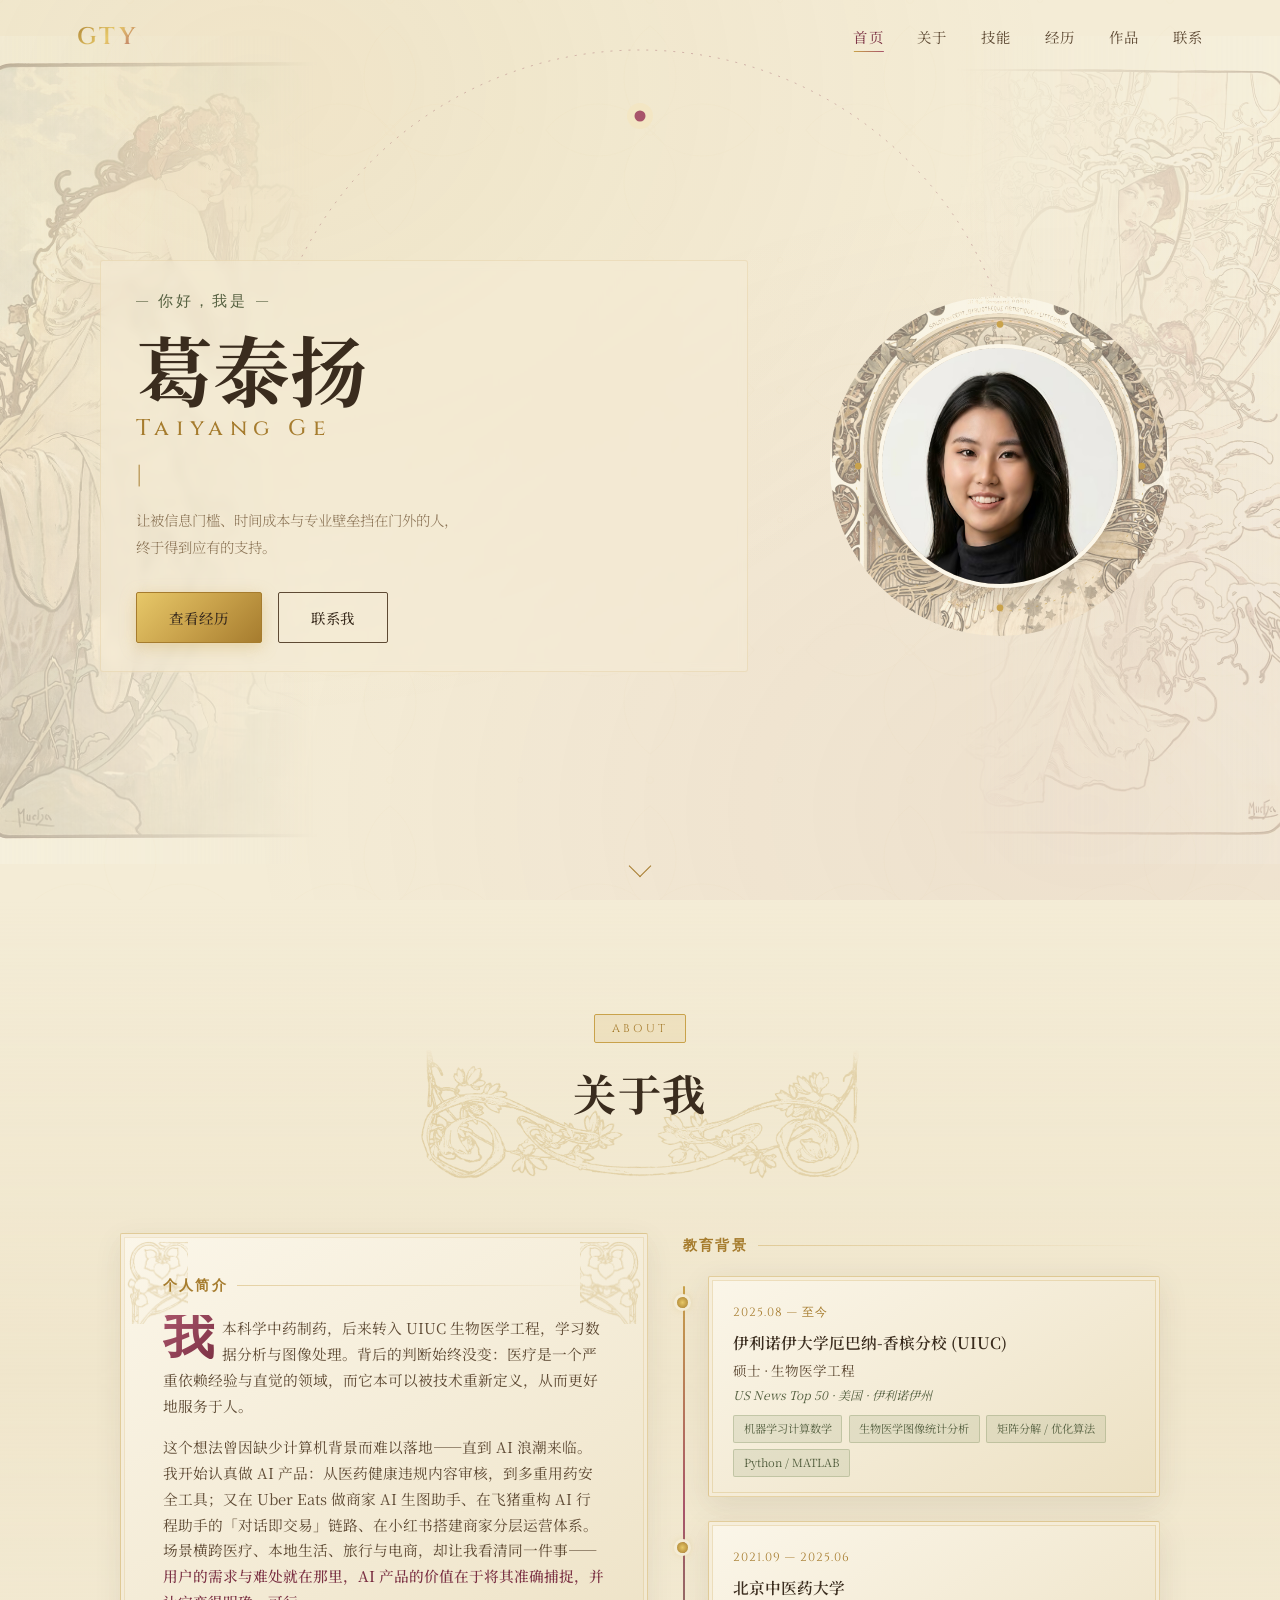
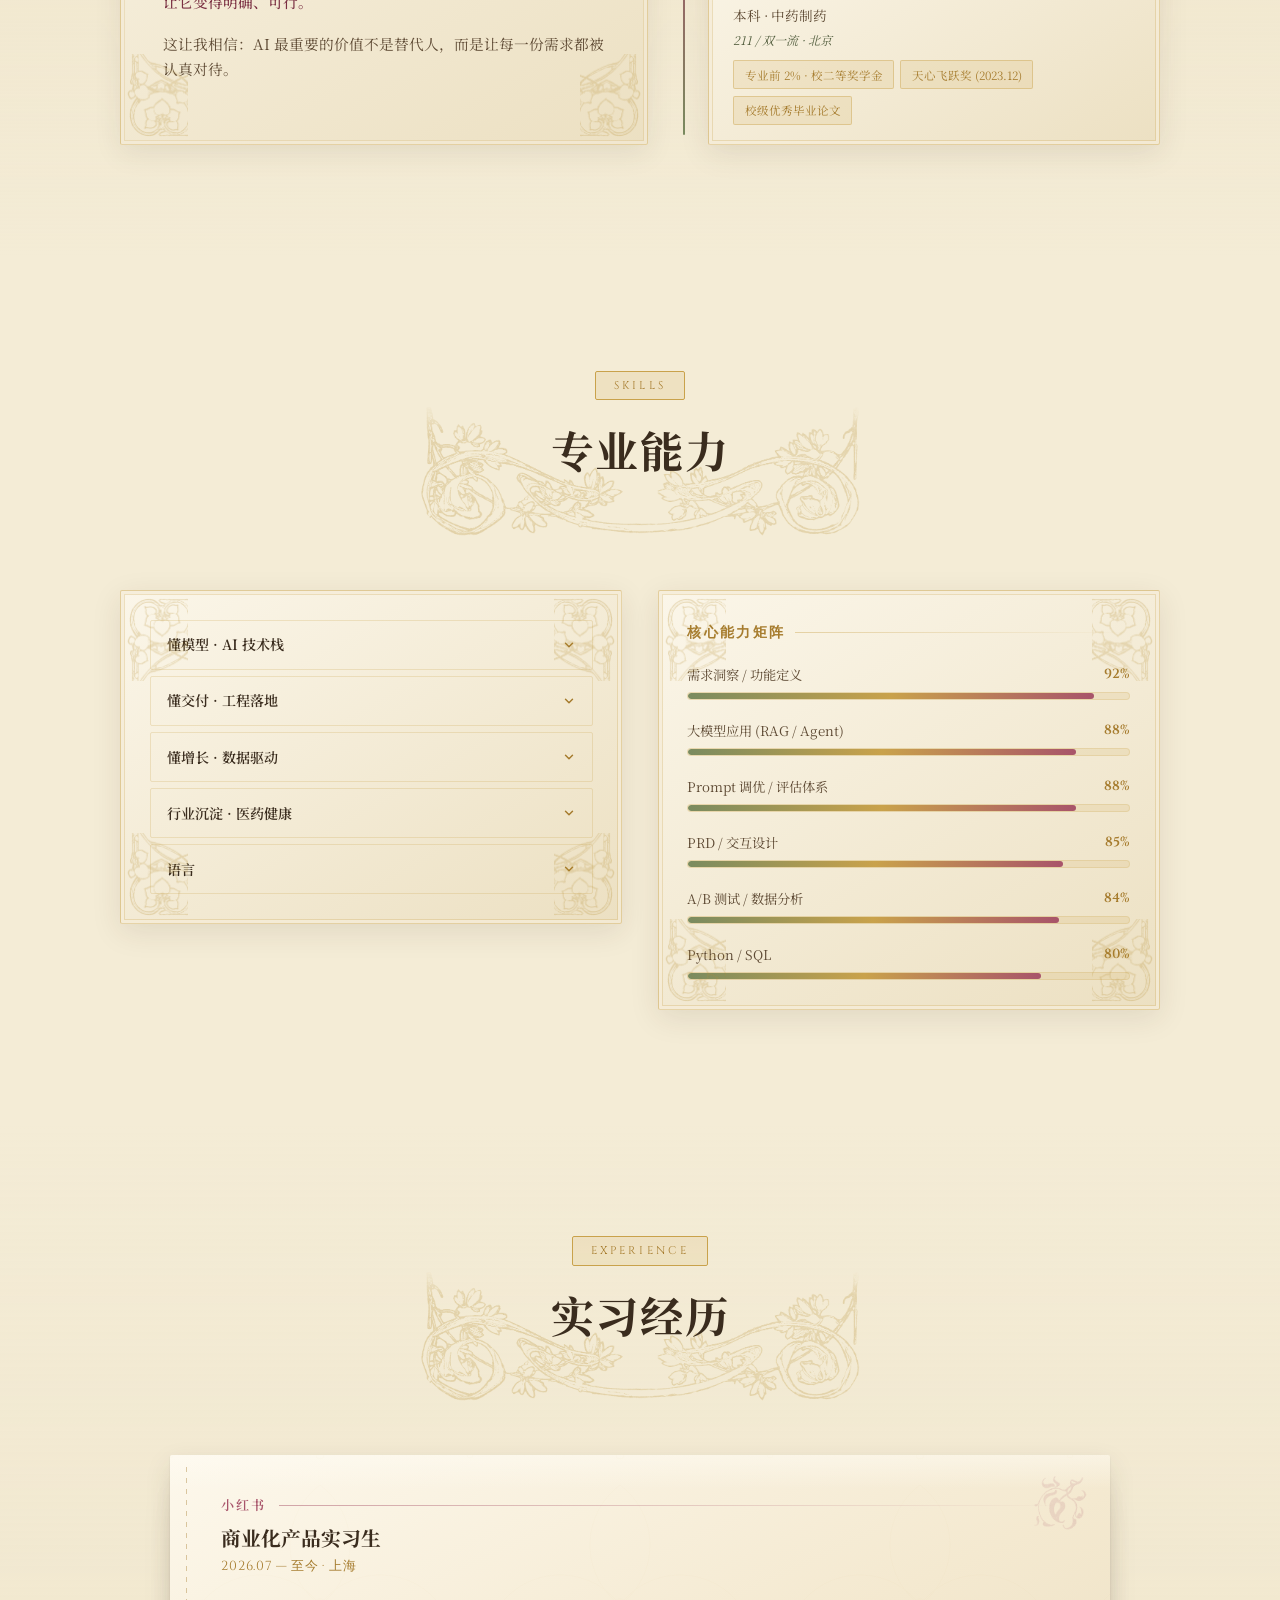
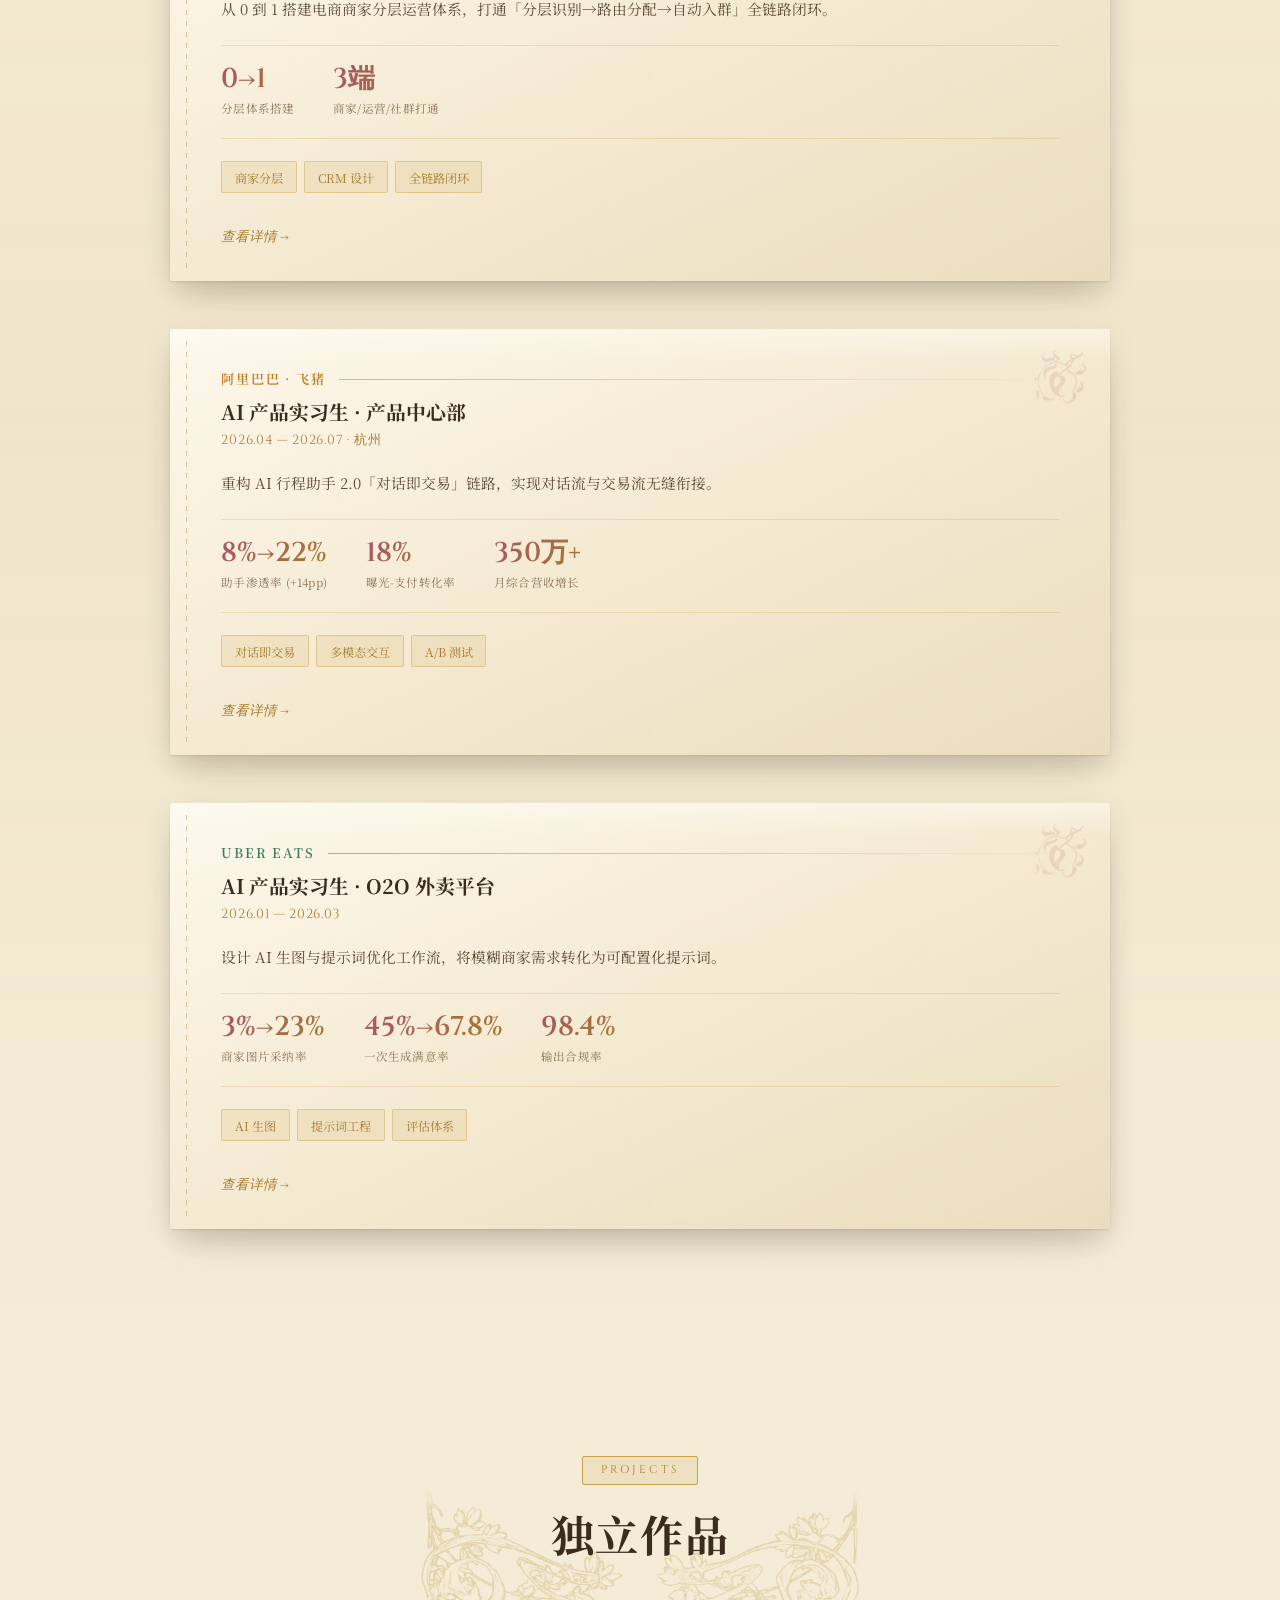
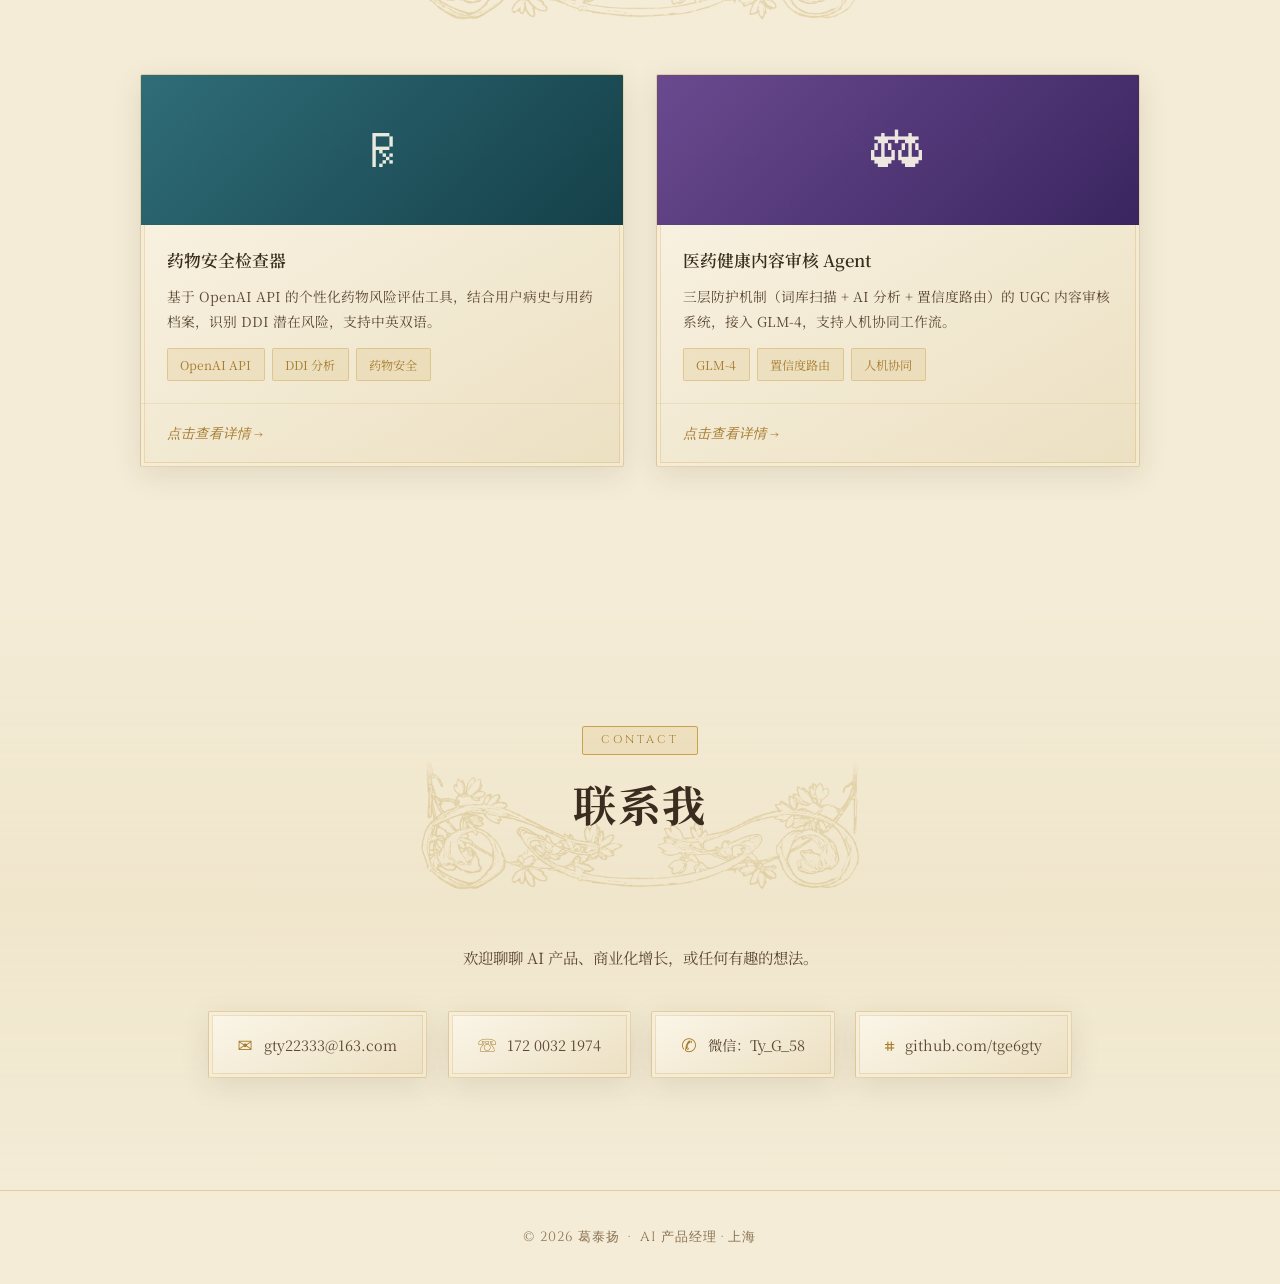
<file: index.html>
﻿<!DOCTYPE html>
<html lang="zh-CN">
<head>
  <meta charset="UTF-8" />
  <meta name="viewport" content="width=device-width, initial-scale=1.0" />
  <title>葛泰扬 · AI 产品经理</title>
  <meta name="description" content="葛泰扬 · AI 产品经理 / 商业化产品经理。UIUC 生物医学工程硕士，具备 AI 产品从 0 到 1 全链路落地能力。" />
  <link rel="preconnect" href="https://fonts.googleapis.com">
  <link rel="preconnect" href="https://fonts.gstatic.com" crossorigin>
  <link href="https://fonts.googleapis.com/css2?family=Cinzel:wght@400;500;600&family=Cormorant+Garamond:ital,wght@0,400;0,500;0,600;1,400;1,600&family=Noto+Serif+SC:wght@300;400;500;600;700&display=swap" rel="stylesheet">
  <link rel="stylesheet" href="style.css" />
</head>
<body>

  <!-- ===== 共享 SVG 滤镜与纹样定义 ===== -->
  <svg style="display:none" aria-hidden="true" focusable="false">
    <defs>
      <!-- 手绘抖动（装饰线条用） -->
      <filter id="hand-drawn" x="-6%" y="-6%" width="112%" height="112%">
        <feTurbulence type="fractalNoise" baseFrequency="0.016 0.02" numOctaves="2" seed="7" result="n"/>
        <feDisplacementMap in="SourceGraphic" in2="n" scale="1.4" xChannelSelector="R" yChannelSelector="G"/>
      </filter>
      <!-- 做旧纸张颗粒 -->
      <filter id="paper-grain">
        <feTurbulence type="fractalNoise" baseFrequency="0.9" numOctaves="2" seed="3" result="g"/>
        <feColorMatrix in="g" type="matrix" values="0 0 0 0 0  0 0 0 0 0  0 0 0 0 0  0 0 0 0.04 0"/>
      </filter>
      <!-- 金色渐变 -->
      <linearGradient id="gold-grad" x1="0" y1="0" x2="1" y2="1">
        <stop offset="0" stop-color="#e7c869"/>
        <stop offset="0.5" stop-color="#c9a24b"/>
        <stop offset="1" stop-color="#a67c2e"/>
      </linearGradient>
    </defs>
  </svg>

  <!-- ===== 灯箱 ===== -->
  <div id="lightbox" role="dialog" aria-modal="true" aria-label="详情" hidden>
    <div class="lb-backdrop"></div>
    <div class="lb-panel">
      <button class="lb-close" id="lb-close" aria-label="关闭">✕</button>
      <div class="lb-image" id="lb-image"></div>
      <div class="lb-body">
        <h3 class="lb-title" id="lb-title"></h3>
        <p class="lb-meta" id="lb-meta"></p>
        <p class="lb-desc" id="lb-desc"></p>
        <ul class="lb-points" id="lb-points"></ul>
        <div class="lb-tags" id="lb-tags"></div>
        <div class="lb-links" id="lb-links"></div>
      </div>
    </div>
  </div>

  <!-- ===== 导航栏 ===== -->
  <nav id="navbar">
    <div class="nav-logo">GTY</div>
    <ul class="nav-links">
      <li><a href="#hero">首页</a></li>
      <li><a href="#about">关于</a></li>
      <li><a href="#skills">技能</a></li>
      <li><a href="#experience">经历</a></li>
      <li><a href="#projects">作品</a></li>
      <li><a href="#contact">联系</a></li>
    </ul>
    <div class="hamburger" id="hamburger">&#9776;</div>
  </nav>

  <!-- ===================== HERO ===================== -->
  <section id="hero">
    <div class="hero-bg" aria-hidden="true">
      <img src="assets/mucha-summer.jpg" alt="" class="hero-bg-left" loading="eager">
      <img src="assets/mucha-winter.jpg" alt="" class="hero-bg-right" loading="eager">
    </div>
    <div class="particles" id="particles"></div>

    <!-- 穆夏装饰拱门框架 -->
    <div class="hero-arch" aria-hidden="true">
      <svg viewBox="0 0 1000 640" preserveAspectRatio="xMidYMid meet" xmlns="http://www.w3.org/2000/svg">
        <!-- 顶部半圆拱 + 藤蔓 -->
        <path d="M120 300 A 380 380 0 0 1 880 300" fill="none" stroke="url(#gold-grad)" stroke-width="2.2" opacity="0.85"/>
        <path d="M120 300 A 380 380 0 0 1 880 300" fill="none" stroke="#8a3e52" stroke-width="0.8" opacity="0.4" stroke-dasharray="2 7"/>
        <!-- 拱心花饰 -->
        <g transform="translate(500,-14)">
          <circle r="13" fill="#f3e6c4" stroke="url(#gold-grad)" stroke-width="2"/>
          <circle r="5.5" fill="#a8546a"/>
        </g>
        <!-- 两侧垂饰 -->
        <path d="M120 300 C 118 360, 128 420, 120 500" fill="none" stroke="url(#gold-grad)" stroke-width="1.8" opacity="0.7"/>
        <path d="M880 300 C 882 360, 872 420, 880 500" fill="none" stroke="url(#gold-grad)" stroke-width="1.8" opacity="0.7"/>
      </svg>
    </div>

    <!-- 主体内容 -->
    <div class="hero-content">
      <div class="hero-text">
        <p class="hero-greeting">— 你好，我是 —</p>
        <h1 class="hero-name">
          葛泰扬
          <span class="hero-name-en">Taiyang&nbsp;Ge</span>
        </h1>
        <p class="hero-title"><span id="typed-text"></span><span class="cursor">|</span></p>
        <p class="hero-tagline">让被信息门槛、时间成本与专业壁垒挡在门外的人，<br>终于得到应有的支持。</p>
        <div class="hero-buttons">
          <a href="#experience" class="btn btn-primary nav-trigger">查看经历</a>
          <a href="#contact" class="btn btn-outline nav-trigger">联系我</a>
        </div>
      </div>
      <div class="hero-photo">
        <div class="photo-frame-wrap" id="photo-trigger" role="button" tabindex="0"
             aria-label="查看联系方式" aria-expanded="false" aria-controls="contact-pop">
          <div class="photo-halo" aria-hidden="true">
            <img src="assets/mucha-zodiac.jpg" alt="">
          </div>
          <img src="persoal_pic.jpeg" alt="葛泰扬" class="portrait-img" />
          <svg class="photo-ring" viewBox="0 0 320 320" xmlns="http://www.w3.org/2000/svg" aria-hidden="true">
            <circle cx="160" cy="160" r="120" fill="none" stroke="url(#gold-grad)" stroke-width="2"/>
            <circle cx="160" cy="160" r="129" fill="none" stroke="#c9a24b" stroke-width="0.8" stroke-dasharray="2 6" opacity="0.6"/>
            <g fill="#c9a24b">
              <circle cx="160" cy="34" r="3"/><circle cx="160" cy="286" r="3"/>
              <circle cx="34" cy="160" r="3"/><circle cx="286" cy="160" r="3"/>
            </g>
          </svg>
          <span class="photo-tap-hint" aria-hidden="true">点击查看联系方式</span>

          <!-- 名片式联系方式浮层 -->
          <div class="contact-pop" id="contact-pop" role="dialog" aria-label="联系方式">
            <span class="cp-corner cp-tl" aria-hidden="true"></span>
            <span class="cp-corner cp-tr" aria-hidden="true"></span>
            <span class="cp-corner cp-bl" aria-hidden="true"></span>
            <span class="cp-corner cp-br" aria-hidden="true"></span>
            <div class="cp-head">
              <span class="cp-name">葛泰扬</span>
              <span class="cp-role">AI 产品经理 · 上海</span>
            </div>
            <ul class="cp-list">
              <li class="cp-item" data-copy="gty22333@163.com">
                <span class="cp-icon">✉</span>
                <span class="cp-text">gty22333@163.com</span>
                <span class="cp-copy" title="复制">⧉</span>
              </li>
              <li class="cp-item" data-copy="17200321974">
                <span class="cp-icon">☏</span>
                <span class="cp-text">172 0032 1974</span>
                <span class="cp-copy" title="复制">⧉</span>
              </li>
              <li class="cp-item" data-copy="Ty_G_58">
                <span class="cp-icon">✆</span>
                <span class="cp-text">微信 · Ty_G_58</span>
                <span class="cp-copy" title="复制">⧉</span>
              </li>
              <li class="cp-item">
                <a href="https://github.com/tge6gty" target="_blank" rel="noopener" class="cp-link">
                  <span class="cp-icon">⌗</span>
                  <span class="cp-text">github.com/tge6gty</span>
                  <span class="cp-copy" aria-hidden="true">↗</span>
                </a>
              </li>
            </ul>
          </div>
        </div>
      </div>
    </div>
    <div class="scroll-indicator"><span></span></div>
  </section>

  <!-- ===================== ABOUT ===================== -->
  <section id="about">
    <div class="section-header reveal">
      <span class="section-tag">About</span>
      <h2>关于我</h2>
      <div class="section-divider" aria-hidden="true"><img src="assets/orn-divider.png" alt=""></div>
    </div>
    <div class="about-grid">
      <div class="about-bio reveal">
        <span class="corner c-tl" aria-hidden="true"></span>
        <span class="corner c-tr" aria-hidden="true"></span>
        <span class="corner c-bl" aria-hidden="true"></span>
        <span class="corner c-br" aria-hidden="true"></span>
        <h3>个人简介</h3>
        <p><span class="dropcap">我</span>本科学中药制药，后来转入 UIUC 生物医学工程，学习数据分析与图像处理。背后的判断始终没变：医疗是一个严重依赖经验与直觉的领域，而它本可以被技术重新定义，从而更好地服务于人。</p>
        <p>这个想法曾因缺少计算机背景而难以落地——直到 AI 浪潮来临。我开始认真做 AI 产品：从医药健康违规内容审核，到多重用药安全工具；又在 Uber Eats 做商家 AI 生图助手、在飞猪重构 AI 行程助手的「对话即交易」链路、在小红书搭建商家分层运营体系。场景横跨医疗、本地生活、旅行与电商，却让我看清同一件事——<em>用户的需求与难处就在那里，AI 产品的价值在于将其准确捕捉，并让它变得明确、可行。</em></p>
        <p>这让我相信：AI 最重要的价值不是替代人，而是让每一份需求都被认真对待。</p>
      </div>
      <div class="about-education reveal">
        <h3>教育背景</h3>
        <div class="timeline">
          <div class="timeline-item">
            <div class="timeline-dot"></div>
            <div class="timeline-content card">
              <span class="timeline-date">2025.08 — 至今</span>
              <h4>伊利诺伊大学厄巴纳-香槟分校 (UIUC)</h4>
              <p class="degree">硕士 · 生物医学工程</p>
              <p class="school-note">US News Top 50 · 美国 · 伊利诺伊州</p>
              <div class="course-tags">
                <span class="course-tag">机器学习计算数学</span>
                <span class="course-tag">生物医学图像统计分析</span>
                <span class="course-tag">矩阵分解 / 优化算法</span>
                <span class="course-tag">Python / MATLAB</span>
              </div>
            </div>
          </div>
          <div class="timeline-item">
            <div class="timeline-dot"></div>
            <div class="timeline-content card">
              <span class="timeline-date">2021.09 — 2025.06</span>
              <h4>北京中医药大学</h4>
              <p class="degree">本科 · 中药制药</p>
              <p class="school-note">211 / 双一流 · 北京</p>
              <div class="honors">
                <span class="honor-tag">专业前 2% · 校二等奖学金</span>
                <span class="honor-tag">天心飞跃奖 (2023.12)</span>
                <span class="honor-tag">校级优秀毕业论文</span>
              </div>
            </div>
          </div>
        </div>
      </div>
    </div>
  </section>

  <!-- ===================== SKILLS ===================== -->
  <section id="skills">
    <div class="section-header reveal">
      <span class="section-tag">Skills</span>
      <h2>专业能力</h2>
      <div class="section-divider" aria-hidden="true"><img src="assets/orn-divider.png" alt=""></div>
    </div>
    <div class="skills-grid">
      <div class="card reveal skill-accordion-card">
        <span class="corner c-tl" aria-hidden="true"></span>
        <span class="corner c-tr" aria-hidden="true"></span>
        <span class="corner c-bl" aria-hidden="true"></span>
        <span class="corner c-br" aria-hidden="true"></span>
        <div class="skill-accordion">
          <div class="skill-accordion-item">
            <div class="skill-accordion-header" role="button" tabindex="0">
              <span>懂模型 · AI 技术栈</span>
              <svg class="skill-accordion-arrow" width="14" height="14" viewBox="0 0 24 24" fill="none" stroke="currentColor" stroke-width="2.5" stroke-linecap="round" stroke-linejoin="round"><polyline points="6 9 12 15 18 9"/></svg>
            </div>
            <div class="skill-accordion-body">
              <div class="skill-tag-group">
                <span class="tag">大模型选型</span><span class="tag">RAG 架构</span><span class="tag">Workflow 编排</span><span class="tag">Agent 设计</span><span class="tag">混合规则系统</span><span class="tag">风控策略</span><span class="tag">置信度路由</span>
              </div>
            </div>
          </div>
          <div class="skill-accordion-item">
            <div class="skill-accordion-header" role="button" tabindex="0">
              <span>懂交付 · 工程落地</span>
              <svg class="skill-accordion-arrow" width="14" height="14" viewBox="0 0 24 24" fill="none" stroke="currentColor" stroke-width="2.5" stroke-linecap="round" stroke-linejoin="round"><polyline points="6 9 12 15 18 9"/></svg>
            </div>
            <div class="skill-accordion-body">
              <div class="skill-tag-group">
                <span class="tag">Prompt 调优</span><span class="tag">JSON 结构化输出</span><span class="tag">评估体系搭建</span><span class="tag">AI Coding</span><span class="tag">Git / GitHub</span><span class="tag">Axure / PRD</span>
              </div>
            </div>
          </div>
          <div class="skill-accordion-item">
            <div class="skill-accordion-header" role="button" tabindex="0">
              <span>懂增长 · 数据驱动</span>
              <svg class="skill-accordion-arrow" width="14" height="14" viewBox="0 0 24 24" fill="none" stroke="currentColor" stroke-width="2.5" stroke-linecap="round" stroke-linejoin="round"><polyline points="6 9 12 15 18 9"/></svg>
            </div>
            <div class="skill-accordion-body">
              <div class="skill-tag-group">
                <span class="tag">用户调研</span><span class="tag">功能定义</span><span class="tag">灰度测试</span><span class="tag">A/B 实验设计</span><span class="tag">漏斗分析</span><span class="tag">Python + MySQL</span><span class="tag">指标体系</span>
              </div>
            </div>
          </div>
          <div class="skill-accordion-item">
            <div class="skill-accordion-header" role="button" tabindex="0">
              <span>行业沉淀 · 医药健康</span>
              <svg class="skill-accordion-arrow" width="14" height="14" viewBox="0 0 24 24" fill="none" stroke="currentColor" stroke-width="2.5" stroke-linecap="round" stroke-linejoin="round"><polyline points="6 9 12 15 18 9"/></svg>
            </div>
            <div class="skill-accordion-body">
              <div class="skill-tag-group">
                <span class="tag">FDA 说明书解读</span><span class="tag">药物相互作用分析</span><span class="tag">医学影像特征提取</span><span class="tag">网络药理学</span>
              </div>
            </div>
          </div>
          <div class="skill-accordion-item">
            <div class="skill-accordion-header" role="button" tabindex="0">
              <span>语言</span>
              <svg class="skill-accordion-arrow" width="14" height="14" viewBox="0 0 24 24" fill="none" stroke="currentColor" stroke-width="2.5" stroke-linecap="round" stroke-linejoin="round"><polyline points="6 9 12 15 18 9"/></svg>
            </div>
            <div class="skill-accordion-body">
              <div class="skill-tag-group">
                <span class="tag">英语 · 雅思 7.0</span><span class="tag">普通话 · 二甲</span>
              </div>
            </div>
          </div>
        </div>
      </div>
      <div class="progress-container card reveal">
        <span class="corner c-tl" aria-hidden="true"></span>
        <span class="corner c-tr" aria-hidden="true"></span>
        <span class="corner c-bl" aria-hidden="true"></span>
        <span class="corner c-br" aria-hidden="true"></span>
        <h3>核心能力矩阵</h3>
        <div class="progress-bars">
          <div class="progress-item">
            <div class="progress-label"><span>需求洞察 / 功能定义</span><span class="progress-val">92%</span></div>
            <div class="progress-track"><div class="progress-fill" data-value="92"></div></div>
          </div>
          <div class="progress-item">
            <div class="progress-label"><span>大模型应用 (RAG / Agent)</span><span class="progress-val">88%</span></div>
            <div class="progress-track"><div class="progress-fill" data-value="88"></div></div>
          </div>
          <div class="progress-item">
            <div class="progress-label"><span>Prompt 调优 / 评估体系</span><span class="progress-val">88%</span></div>
            <div class="progress-track"><div class="progress-fill" data-value="88"></div></div>
          </div>
          <div class="progress-item">
            <div class="progress-label"><span>PRD / 交互设计</span><span class="progress-val">85%</span></div>
            <div class="progress-track"><div class="progress-fill" data-value="85"></div></div>
          </div>
          <div class="progress-item">
            <div class="progress-label"><span>A/B 测试 / 数据分析</span><span class="progress-val">84%</span></div>
            <div class="progress-track"><div class="progress-fill" data-value="84"></div></div>
          </div>
          <div class="progress-item">
            <div class="progress-label"><span>Python / SQL</span><span class="progress-val">80%</span></div>
            <div class="progress-track"><div class="progress-fill" data-value="80"></div></div>
          </div>
        </div>
      </div>
    </div>
  </section>

  <!-- ===================== EXPERIENCE ===================== -->
  <section id="experience">
    <div class="section-header reveal">
      <span class="section-tag">Experience</span>
      <h2>实习经历</h2>
      <div class="section-divider" aria-hidden="true"><img src="assets/orn-divider.png" alt=""></div>
    </div>

    <div class="exp-timeline">

      <!-- 小红书 -->
      <article class="exp-card card reveal"
        data-title="小红书 · 商业化产品实习生"
        data-meta="2026.07 — 至今 · 上海"
        data-desc="主导电商平台商家分层运营专项，从 0 到 1 搭建分层运营体系。针对腰部商家缺乏差异化指导的核心痛点，基于入驻时长、成交表现等经营指标构建新老商家分层模型，制定差异化社群路由策略。"
        data-points="独立撰写 PRD，设计商家端 CRM 交互逻辑，涵盖分层标识、动态二维码/活码展示规则及入群触达方案|打通商家主数据与企微社群管理系统，落地「分层识别→路由分配→自动入群」全链路闭环，显著提升运营流转效率|设计运营侧社群配置后台，支持自助化配置分层规则与群组关联，兼顾操作效率与系统可扩展性，降低人工干预成本"
        data-tags="商家分层,CRM 设计,社群路由,PRD,0→1 搭建"
        data-color="linear-gradient(135deg,#a8546a,#7a2f42)">
        <span class="exp-seal" aria-hidden="true"></span>
        <div class="exp-head">
          <div class="exp-company" style="--accent:#a8546a">
            <span class="exp-company-name">小红书</span>
            <span class="exp-company-line"></span>
          </div>
          <div class="exp-titleblock">
            <h3>商业化产品实习生</h3>
            <p class="exp-meta">2026.07 — 至今 · 上海</p>
          </div>
        </div>
        <p class="exp-summary">从 0 到 1 搭建电商商家分层运营体系，打通「分层识别→路由分配→自动入群」全链路闭环。</p>
        <div class="exp-metrics">
          <div class="metric"><span class="metric-num" data-target="0" data-suffix="→1">0→1</span><span class="metric-label">分层体系搭建</span></div>
          <div class="metric"><span class="metric-num" data-target="3" data-suffix="端">3端</span><span class="metric-label">商家/运营/社群打通</span></div>
        </div>
        <div class="exp-tags"><span class="tag">商家分层</span><span class="tag">CRM 设计</span><span class="tag">全链路闭环</span></div>
        <div class="exp-footer"><span class="lb-hint">查看详情 →</span></div>
      </article>

      <!-- 飞猪 -->
      <article class="exp-card card reveal"
        data-title="阿里巴巴 · 飞猪 AI 产品实习生"
        data-meta="2026.04 — 2026.07 · 杭州 · 产品中心部"
        data-desc="重点参与飞猪 AI 行程助手 2.0 版用户体验链路重构，围绕「对话即交易」核心目标，推动产品从单一信息输出向可交易闭环全面升级，解决行程规划至下单环节跨页面跳转导致的用户流失痛点。"
        data-points="基于用户深度访谈与全链路漏斗数据诊断，精准定位「生成行程→浏览推荐→下单支付」各环节转化断点|独立输出 PRD，设计多模态交互入口（语音/图片输入）及标准化商品卡片模组，制定酒店、门票、机票差异化展示规则与一键下单逻辑，实现对话流与交易流无缝衔接|统筹算法、设计、前端、运营多方资源推进落地，主导需求评审并搭建 A/B 测试体系，持续追踪核心转化指标"
        data-tags="对话即交易,多模态交互,商品卡片,A/B 测试,漏斗诊断"
        data-color="linear-gradient(135deg,#e08a2e,#b8621a)">
        <span class="exp-seal" aria-hidden="true"></span>
        <div class="exp-head">
          <div class="exp-company" style="--accent:#c17a1e">
            <span class="exp-company-name">阿里巴巴 · 飞猪</span>
            <span class="exp-company-line"></span>
          </div>
          <div class="exp-titleblock">
            <h3>AI 产品实习生 · 产品中心部</h3>
            <p class="exp-meta">2026.04 — 2026.07 · 杭州</p>
          </div>
        </div>
        <p class="exp-summary">重构 AI 行程助手 2.0「对话即交易」链路，实现对话流与交易流无缝衔接。</p>
        <div class="exp-metrics">
          <div class="metric"><span class="metric-num" data-target="22" data-suffix="%" data-prefix="8%→">8%→22%</span><span class="metric-label">助手渗透率 (+14pp)</span></div>
          <div class="metric"><span class="metric-num" data-target="18" data-suffix="%">18%</span><span class="metric-label">曝光-支付转化率</span></div>
          <div class="metric"><span class="metric-num" data-target="350" data-suffix="万+">350万+</span><span class="metric-label">月综合营收增长</span></div>
        </div>
        <div class="exp-tags"><span class="tag">对话即交易</span><span class="tag">多模态交互</span><span class="tag">A/B 测试</span></div>
        <div class="exp-footer"><span class="lb-hint">查看详情 →</span></div>
      </article>

      <!-- Uber Eats -->
      <article class="exp-card card reveal"
        data-title="Uber Eats · AI 产品实习生"
        data-meta="2026.01 — 2026.03 · O2O 外卖平台"
        data-desc="负责 AI 生图产品全链路架构设计，针对外卖商家图片质量参差不齐及平台规则升级压力，确立「图片按需生成 + 合规升级」双核心需求，以数据驱动持续迭代。"
        data-points="通过 30 家商家深度访谈与后台埋点数据分析，精准定位「发布」环节为最大流失节点，为产品迭代奠定数据基础|搭建 AI 生图与提示词优化工作流，设计「风格方案→结构化提示词」映射机制，将模糊商家需求转化为可配置化提示词，结合模型参数调优降低生成偏差|构建测试框架与评估指标体系，主导灰度测试及 A/B 实验设计，验证 AI 生图方案在商业转化与用户体验维度的双重价值"
        data-tags="AI 生图,提示词工程,评估体系,灰度测试,用户访谈"
        data-color="linear-gradient(135deg,#3a7a5a,#1f4d38)">
        <span class="exp-seal" aria-hidden="true"></span>
        <div class="exp-head">
          <div class="exp-company" style="--accent:#3a7a5a">
            <span class="exp-company-name">Uber Eats</span>
            <span class="exp-company-line"></span>
          </div>
          <div class="exp-titleblock">
            <h3>AI 产品实习生 · O2O 外卖平台</h3>
            <p class="exp-meta">2026.01 — 2026.03</p>
          </div>
        </div>
        <p class="exp-summary">设计 AI 生图与提示词优化工作流，将模糊商家需求转化为可配置化提示词。</p>
        <div class="exp-metrics">
          <div class="metric"><span class="metric-num" data-target="23" data-suffix="%" data-prefix="3%→">3%→23%</span><span class="metric-label">商家图片采纳率</span></div>
          <div class="metric"><span class="metric-num" data-target="67.8" data-suffix="%" data-prefix="45%→">45%→67.8%</span><span class="metric-label">一次生成满意率</span></div>
          <div class="metric"><span class="metric-num" data-target="98.4" data-suffix="%">98.4%</span><span class="metric-label">输出合规率</span></div>
        </div>
        <div class="exp-tags"><span class="tag">AI 生图</span><span class="tag">提示词工程</span><span class="tag">评估体系</span></div>
        <div class="exp-footer"><span class="lb-hint">查看详情 →</span></div>
      </article>

    </div>
  </section>

  <!-- ===================== PROJECTS ===================== -->
  <section id="projects">
    <div class="section-header reveal">
      <span class="section-tag">Projects</span>
      <h2>独立作品</h2>
      <div class="section-divider" aria-hidden="true"><img src="assets/orn-divider.png" alt=""></div>
    </div>

    <div class="projects-masonry">

      <div class="project-card card"
           data-title="Drug Safety Checker · 药物安全检查器"
           data-meta="独立作品 · 在线 Demo"
           data-desc="个性化药物安全检测工具。用户输入年龄、性别、已知病史、药物过敏史与当前用药，系统基于 OpenAI API 对待查药物进行个性化风险评估，识别潜在药物相互作用（DDI）。支持自定义规则参数配置与中英双语界面，可处理药物名称或完整说明书文本输入。"
           data-points="结合用户病史与用药档案的个性化风险评估|识别潜在药物相互作用 (DDI)|中英双语界面，支持说明书全文输入"
           data-tags="OpenAI API,DDI 分析,个性化风险评估,多语言,药物安全"
           data-color="linear-gradient(135deg,#2f6d78,#154049)"
           data-demo="https://tge6gty.github.io/drug-safety-checker/">
        <div class="project-thumb" style="background:linear-gradient(135deg,#2f6d78,#154049)">
          <span class="project-thumb-icon">℞</span>
        </div>
        <div class="project-body">
          <h3>药物安全检查器</h3>
          <p>基于 OpenAI API 的个性化药物风险评估工具，结合用户病史与用药档案，识别 DDI 潜在风险，支持中英双语。</p>
          <div class="project-tags"><span class="tag">OpenAI API</span><span class="tag">DDI 分析</span><span class="tag">药物安全</span></div>
        </div>
        <div class="project-footer"><span class="lb-hint">点击查看详情 →</span></div>
      </div>

      <div class="project-card card"
           data-title="医药健康违规内容审核 Agent"
           data-meta="独立作品 · 在线 Demo"
           data-desc="对标小红书的医药健康类 UGC 内容自动审核与人机协同系统。采用「违规词库扫描 → AI 上下文分析 → 置信度路由」三层防护体系，支持普通用户、认证医疗机构、商家账号等多账号类型审核。接入智谱 AI GLM-4 系列（Flash / Plus / Long），可根据成本与精度需求动态切换模型。"
           data-points="三层防护：违规词库扫描 → AI 上下文分析 → 置信度路由|多账号类型审核（用户 / 医疗机构 / 商家）|接入 GLM-4 多档模型，动态平衡成本与精度"
           data-tags="智谱 GLM-4,置信度路由,人机协同,UGC 审核,内容安全"
           data-color="linear-gradient(135deg,#6a4a8f,#3a2560)"
           data-demo="https://tge6gty.github.io/medical-content-moderation/">
        <div class="project-thumb" style="background:linear-gradient(135deg,#6a4a8f,#3a2560)">
          <span class="project-thumb-icon">⚖</span>
        </div>
        <div class="project-body">
          <h3>医药健康内容审核 Agent</h3>
          <p>三层防护机制（词库扫描 + AI 分析 + 置信度路由）的 UGC 内容审核系统，接入 GLM-4，支持人机协同工作流。</p>
          <div class="project-tags"><span class="tag">GLM-4</span><span class="tag">置信度路由</span><span class="tag">人机协同</span></div>
        </div>
        <div class="project-footer"><span class="lb-hint">点击查看详情 →</span></div>
      </div>

    </div>
  </section>

  <!-- ===================== CONTACT ===================== -->
  <section id="contact">
    <div class="section-header reveal">
      <span class="section-tag">Contact</span>
      <h2>联系我</h2>
      <div class="section-divider" aria-hidden="true"><img src="assets/orn-divider.png" alt=""></div>
    </div>
    <p class="contact-subtitle reveal">欢迎聊聊 AI 产品、商业化增长，或任何有趣的想法。</p>
    <div class="contact-links reveal">
      <a href="mailto:gty22333@163.com" class="contact-card card">
        <span class="contact-icon">✉</span><span>gty22333@163.com</span>
      </a>
      <a href="tel:17200321974" class="contact-card card">
        <span class="contact-icon">☏</span><span>172&nbsp;0032&nbsp;1974</span>
      </a>
      <div class="contact-card card">
        <span class="contact-icon">✆</span><span>微信：Ty_G_58</span>
      </div>
      <a href="https://github.com/tge6gty" target="_blank" rel="noopener" class="contact-card card">
        <span class="contact-icon">⌗</span><span>github.com/tge6gty</span>
      </a>
    </div>
  </section>

  <footer>
    <p>© 2026 葛泰扬&nbsp;&nbsp;·&nbsp;&nbsp;AI 产品经理 · 上海</p>
  </footer>

  <script src="script.js"></script>
</body>
</html>
</file>
<file: style.css>
/* =====================================================
   葛泰扬 · AI 产品经理个人主页
   风格：Alphonse Mucha / Art Nouveau
   真实穆夏画作打底 + 新艺术纹样 + 代码氛围编排
   ===================================================== */

*, *::before, *::after { box-sizing: border-box; margin: 0; padding: 0; }

:root {
  /* —— 穆夏调色板 —— */
  --paper:      #f4ecd6;   /* 米白宣纸 */
  --paper-2:    #ece0c2;   /* 略深纸色 */
  --cream:      #fbf6e9;   /* 卡片高光 */
  --gold:       #c9a24b;   /* 米金 */
  --gold-deep:  #a67c2e;   /* 深金 */
  --gold-light: #e7c869;   /* 亮金 */
  --sage:       #7a8b5f;   /* 鼠尾草绿 */
  --sage-deep:  #556040;
  --rose:       #a8546a;   /* 暗玫瑰 */
  --rose-deep:  #7a2f42;
  --ink:        #3a2c1e;   /* 深棕墨 */
  --ink-soft:   #5e4a34;
  --ink-mute:   #8a7355;
  --gold-a:     rgba(201,162,75,0.14);
  --gold-border:rgba(201,162,75,0.42);

  --font-deco:  'Cinzel', 'Cormorant Garamond', serif;
  --font-en:    'Cormorant Garamond', Georgia, serif;
  --font-zh:    'Noto Serif SC', 'Songti SC', serif;
  --font-body:  'Noto Serif SC', 'Segoe UI', system-ui, sans-serif;
  --transition: 0.35s cubic-bezier(0.22,1,0.36,1);
}

html { scroll-behavior: smooth; }

body {
  background: var(--paper);
  color: var(--ink);
  font-family: var(--font-body);
  font-weight: 400;
  line-height: 1.75;
  overflow-x: hidden;
  position: relative;
}

/* 全页藤蔓底纹 + 做旧渐层 */
body::before {
  content: '';
  position: fixed; inset: 0;
  background: url('assets/bg-pattern.svg') repeat;
  background-size: 260px 260px;
  opacity: 0.05;
  pointer-events: none; z-index: 0;
}
body::after {
  content: '';
  position: fixed; inset: 0;
  background:
    radial-gradient(ellipse at 20% 10%, rgba(201,162,75,0.10), transparent 55%),
    radial-gradient(ellipse at 85% 90%, rgba(168,84,106,0.08), transparent 55%);
  pointer-events: none; z-index: 0;
}

::-webkit-scrollbar { width: 8px; }
::-webkit-scrollbar-track { background: var(--paper-2); }
::-webkit-scrollbar-thumb { background: linear-gradient(var(--gold), var(--gold-deep)); border-radius: 4px; }

::selection { background: rgba(168,84,106,0.25); color: var(--ink); }

/* =====================================================
   通用镀金画框卡片
   ===================================================== */
.card {
  position: relative;
  background:
    linear-gradient(150deg, var(--cream) 0%, var(--paper-2) 100%);
  border: 1px solid var(--gold-border);
  border-radius: 2px;
  box-shadow:
    inset 0 0 0 3px rgba(251,246,233,0.7),
    inset 0 0 0 4px rgba(201,162,75,0.28),
    0 8px 30px rgba(58,44,30,0.10);
  transition: transform var(--transition), box-shadow var(--transition), border-color var(--transition);
}
.card:hover {
  transform: translateY(-5px);
  border-color: rgba(201,162,75,0.7);
  box-shadow:
    inset 0 0 0 3px rgba(251,246,233,0.8),
    inset 0 0 0 4px rgba(201,162,75,0.45),
    0 16px 44px rgba(58,44,30,0.16),
    0 4px 20px rgba(201,162,75,0.18);
}

/* 四角新艺术花饰 —— 真实穆夏素材（白底 multiply 融入 + 金调滤镜） */
.corner {
  position: absolute; width: 62px; height: 84px;
  background: url('assets/corner-tl.png') no-repeat top left / contain;
  pointer-events: none; opacity: 0.8; z-index: 2;
}
.c-tl { top: 6px; left: 6px; }
.c-tr { top: 6px; right: 6px; transform: scaleX(-1); }
.c-bl { bottom: 6px; left: 6px; transform: scaleY(-1); }
.c-br { bottom: 6px; right: 6px; transform: scale(-1,-1); }

/* 页面淡入淡出过渡 */
body.page-fading { opacity: 0; transition: opacity 0.18s ease; }
body.page-fading-in { opacity: 1; transition: opacity 0.3s ease; }

/* =====================================================
   导航栏
   ===================================================== */
#navbar {
  position: fixed; top: 0; width: 100%; z-index: 100;
  display: flex; align-items: center; justify-content: space-between;
  padding: 1rem 6%;
  transition: background 0.4s, box-shadow 0.4s, padding 0.4s;
}
#navbar.scrolled {
  background: rgba(244,236,214,0.94);
  backdrop-filter: blur(14px);
  box-shadow: 0 1px 0 var(--gold-border), 0 6px 22px rgba(58,44,30,0.08);
  padding: 0.7rem 6%;
}
.nav-logo {
  font-family: var(--font-deco);
  font-size: 1.5rem; font-weight: 600; letter-spacing: 0.14em;
  background: linear-gradient(135deg, var(--gold-deep), var(--gold-light), var(--rose));
  -webkit-background-clip: text; background-clip: text;
  -webkit-text-fill-color: transparent; cursor: pointer;
}
.nav-links { list-style: none; display: flex; gap: 2.1rem; }
.nav-links a {
  color: var(--ink-soft); text-decoration: none;
  font-family: var(--font-zh); font-size: 0.9rem; letter-spacing: 0.08em;
  transition: color 0.25s; position: relative; padding-bottom: 2px;
}
.nav-links a::after {
  content: ''; position: absolute; bottom: -3px; left: 50%;
  width: 0; height: 1.5px; transform: translateX(-50%);
  background: linear-gradient(90deg, var(--gold), var(--rose));
  transition: width 0.3s;
}
.nav-links a:hover, .nav-links a.active { color: var(--rose-deep); }
.nav-links a:hover::after, .nav-links a.active::after { width: 100%; }
.hamburger { display: none; font-size: 1.5rem; cursor: pointer; color: var(--ink-soft); }

/* =====================================================
   HERO
   ===================================================== */
#hero {
  position: relative; min-height: 100vh;
  display: flex; align-items: center; justify-content: center;
  overflow: hidden; padding: 5rem 6% 3rem;
}
/* 两侧穆夏《夏》《冬》做旧画作 */
.hero-bg { position: absolute; inset: 0; z-index: 0; pointer-events: none; overflow: hidden; }
.hero-bg img {
  position: absolute; top: 50%; height: 92%;
  transform: translateY(-50%);
  filter: sepia(0.35) saturate(0.7) brightness(1.08) contrast(0.95);
  mix-blend-mode: multiply;
}
.hero-bg-left {
  left: -2%;
  opacity: 0.32;
  -webkit-mask-image: linear-gradient(to right, black 0%, rgba(0,0,0,0.35) 55%, transparent 82%);
  mask-image: linear-gradient(to right, black 0%, rgba(0,0,0,0.35) 55%, transparent 82%);
}
.hero-bg-right {
  right: -2%;
  opacity: 0.28;
  -webkit-mask-image: linear-gradient(to left, black 0%, rgba(0,0,0,0.35) 55%, transparent 82%);
  mask-image: linear-gradient(to left, black 0%, rgba(0,0,0,0.35) 55%, transparent 82%);
}

.hero-arch { position: absolute; inset: 0; z-index: 1; pointer-events: none; display: flex; justify-content: center; }
.hero-arch svg { width: min(1000px, 94%); height: 100%; }

.particles { position: absolute; inset: 0; pointer-events: none; z-index: 1; }
.particle {
  position: absolute; opacity: 0;
  animation: float-particle linear infinite;
  clip-path: polygon(50% 0%, 100% 50%, 50% 100%, 0% 50%);
}
@keyframes float-particle {
  0% { transform: translateY(100vh) scale(0) rotate(0); opacity: 0; }
  12% { opacity: 0.5; }
  88% { opacity: 0.2; }
  100% { transform: translateY(-10vh) scale(1) rotate(180deg); opacity: 0; }
}

.hero-content {
  position: relative; z-index: 2;
  display: flex; align-items: center; justify-content: center;
  gap: 4.5rem; width: 100%; max-width: 1080px;
}
.hero-text {
  flex: 1;
  padding: 1.8rem 2.2rem;
  background: rgba(244,236,214,0.55);
  backdrop-filter: blur(4px);
  border-radius: 3px;
  border: 1px solid rgba(201,162,75,0.16);
}
.hero-greeting {
  font-family: var(--font-deco); font-size: 0.95rem;
  color: var(--sage-deep); letter-spacing: 0.2em; margin-bottom: 0.6rem;
  opacity: 0; animation: fade-up 0.7s ease 0.3s forwards;
}
.hero-name {
  font-family: var(--font-zh); font-weight: 700;
  font-size: clamp(3rem, 6.5vw, 4.8rem); line-height: 1.1;
  color: var(--ink); display: flex; flex-direction: column;
  margin-bottom: 0.9rem;
  opacity: 0; animation: fade-up 0.7s ease 0.5s forwards;
}
.hero-name-en {
  font-family: var(--font-deco); font-weight: 500;
  font-size: clamp(1rem, 2vw, 1.4rem); letter-spacing: 0.28em;
  color: var(--gold-deep); margin-top: 0.35rem;
}
.hero-title {
  font-family: var(--font-zh); font-size: clamp(1rem, 2vw, 1.25rem);
  color: var(--rose-deep); font-weight: 500;
  margin-bottom: 1rem; min-height: 2rem;
  opacity: 0; animation: fade-up 0.7s ease 0.7s forwards;
}
.hero-tagline {
  font-family: var(--font-zh); font-size: 0.9rem; font-weight: 300;
  color: var(--ink-mute); line-height: 1.9; margin-bottom: 2rem;
  opacity: 0; animation: fade-up 0.7s ease 0.85s forwards;
}
.cursor { animation: blink 1s infinite; color: var(--gold-deep); font-weight: 400; }
@keyframes blink { 0%,100%{opacity:1} 50%{opacity:0} }

.hero-buttons {
  display: flex; gap: 1rem; flex-wrap: wrap;
  opacity: 0; animation: fade-up 0.7s ease 1s forwards;
}
.btn {
  font-family: var(--font-zh); padding: 0.72rem 2rem;
  border-radius: 2px; font-size: 0.9rem; font-weight: 500;
  text-decoration: none; letter-spacing: 0.06em;
  cursor: pointer; transition: all var(--transition); position: relative;
}
.btn-primary {
  background: linear-gradient(135deg, var(--gold-light), var(--gold), var(--gold-deep));
  color: #3a2c1e; border: 1.5px solid var(--gold-deep);
  box-shadow: 0 4px 16px rgba(201,162,75,0.35);
}
.btn-primary:hover { transform: translateY(-2px); box-shadow: 0 8px 24px rgba(201,162,75,0.5); }
.btn-outline { border: 1.5px solid var(--ink-soft); color: var(--ink); background: transparent; }
.btn-outline:hover { border-color: var(--gold-deep); background: var(--gold-a); color: var(--rose-deep); transform: translateY(-2px); }

/* —— 头像 + 黄道十二宫光环 —— */
.hero-photo { flex-shrink: 0; opacity: 0; animation: fade-in-left 0.9s ease 1s forwards; }
.photo-frame-wrap {
  position: relative; width: 360px; height: 360px;
  display: flex; align-items: center; justify-content: center;
  cursor: pointer;
}
.photo-halo {
  position: absolute; width: 340px; height: 340px;
  border-radius: 50%; overflow: hidden;
  opacity: 0.5; z-index: 0;
  animation: halo-rotate 90s linear infinite;
}
.photo-halo img {
  width: 100%; height: 100%; object-fit: cover; object-position: center 18%;
  filter: sepia(0.4) saturate(0.75) brightness(1.05);
  mix-blend-mode: multiply;
}
@keyframes halo-rotate { to { transform: rotate(360deg); } }
.portrait-img {
  position: relative; z-index: 1;
  width: 244px; height: 244px; border-radius: 50%;
  object-fit: cover; object-position: top center;
  border: 4px solid var(--cream);
  box-shadow: 0 6px 24px rgba(58,44,30,0.22);
  transition: filter 0.4s;
}
.photo-frame-wrap.photo-burst .portrait-img { filter: drop-shadow(0 0 18px rgba(231,200,105,0.8)); }
.photo-ring {
  position: absolute; inset: 0; width: 100%; height: 100%;
  z-index: 2; pointer-events: none; transition: transform 0.6s ease;
}
.photo-frame-wrap:hover .photo-ring { transform: rotate(8deg) scale(1.03); }
.photo-frame-wrap { outline: none; }

/* 头像点击提示 */
.photo-tap-hint {
  position: absolute; bottom: -6px; left: 50%; transform: translateX(-50%) translateY(8px);
  font-family: var(--font-deco); font-style: italic; font-size: 0.8rem;
  color: var(--gold-deep); letter-spacing: 0.05em; white-space: nowrap;
  opacity: 0; transition: opacity 0.35s ease, transform 0.35s ease; pointer-events: none; z-index: 5;
}
.photo-frame-wrap:hover .photo-tap-hint,
.photo-frame-wrap:focus-visible .photo-tap-hint { opacity: 0.9; transform: translateX(-50%) translateY(0); }
.photo-frame-wrap.pop-open .photo-tap-hint { opacity: 0; }

/* ===== 联系方式名片浮层（方案 C+D：从头像 morph 展开） ===== */
.contact-pop {
  position: absolute; top: 50%; left: 50%;
  width: 306px;
  transform: translate(-50%, -50%) scale(0.5); transform-origin: center center;
  opacity: 0; pointer-events: none; z-index: 30;
  background: linear-gradient(155deg, #fdf8ec 0%, #f3e8cf 100%);
  border: 1px solid var(--gold);
  border-radius: 3px;
  box-shadow:
    inset 0 0 0 4px rgba(251,246,233,0.75), inset 0 0 0 5px rgba(201,162,75,0.32),
    0 20px 50px rgba(40,28,18,0.4);
  padding: 1.5rem 1.6rem 1.3rem;
  transition: opacity 0.34s ease, transform 0.42s cubic-bezier(0.34,1.4,0.5,1);
}
.photo-frame-wrap.pop-open .contact-pop {
  opacity: 1; pointer-events: auto;
  transform: translate(-50%, -50%) scale(1);
}
/* 浮层四角穆夏花饰 */
.cp-corner {
  position: absolute; width: 30px; height: 40px;
  background: url('assets/corner-tl.png') no-repeat top left / contain;
  opacity: 0.65; pointer-events: none;
}
.cp-tl { top: 5px; left: 5px; }
.cp-tr { top: 5px; right: 5px; transform: scaleX(-1); }
.cp-bl { bottom: 5px; left: 5px; transform: scaleY(-1); }
.cp-br { bottom: 5px; right: 5px; transform: scale(-1,-1); }

.cp-head { text-align: center; margin-bottom: 1rem; padding-bottom: 0.9rem; border-bottom: 1px solid rgba(201,162,75,0.3); }
.cp-name { display: block; font-family: var(--font-zh); font-size: 1.35rem; font-weight: 700; color: var(--ink); letter-spacing: 0.05em; }
.cp-role { display: block; font-family: var(--font-deco); font-size: 0.8rem; color: var(--gold-deep); letter-spacing: 0.1em; margin-top: 0.25rem; }
.cp-list { list-style: none; display: flex; flex-direction: column; gap: 0.35rem; }
.cp-item, .cp-link {
  display: flex; align-items: center; gap: 0.7rem;
  padding: 0.5rem 0.6rem; border-radius: 2px;
  font-size: 0.86rem; color: var(--ink-soft); cursor: pointer;
  text-decoration: none; transition: background 0.2s, color 0.2s; position: relative;
}
.cp-link { flex: 1; padding: 0; color: inherit; }
.cp-item:hover { background: rgba(201,162,75,0.12); color: var(--rose-deep); }
.cp-icon { font-size: 1.05rem; color: var(--gold-deep); width: 20px; text-align: center; flex-shrink: 0; }
.cp-text { flex: 1; font-family: var(--font-body); }
.cp-copy { font-size: 0.9rem; color: var(--ink-mute); opacity: 0; transition: opacity 0.2s, color 0.2s; }
.cp-item:hover .cp-copy { opacity: 0.7; }
.cp-item.copied { background: rgba(122,139,95,0.16); color: var(--sage-deep); }
.cp-item.copied .cp-text::after { content: ' · 已复制 ✓'; font-size: 0.72rem; color: var(--sage-deep); }

/* 点击粒子爆发 */
@keyframes burst-particle {
  0% { transform: translate(-50%,-50%) rotate(45deg) translate(0,0) scale(1); opacity: 1; }
  100% { transform: translate(-50%,-50%) rotate(45deg) translate(var(--bx),var(--by)) scale(0.15); opacity: 0; }
}
.burst-particle {
  position: absolute; top: 50%; left: 50%;
  width: var(--bs,7px); height: var(--bs,7px);
  background: var(--bc,#c9a24b);
  clip-path: polygon(50% 0%, 100% 50%, 50% 100%, 0% 50%);
  pointer-events: none; z-index: 10;
  animation: burst-particle var(--bd,1.1s) ease-out forwards;
}
@keyframes pulse-ring {
  0% { transform: translate(-50%,-50%) scale(1); opacity: 0.6; }
  100% { transform: translate(-50%,-50%) scale(2.2); opacity: 0; }
}
.pulse-ring {
  position: absolute; top: 50%; left: 50%;
  width: 244px; height: 244px; border-radius: 50%;
  border: 1.5px solid var(--gold); pointer-events: none; z-index: 9; opacity: 0;
}

.scroll-indicator { position: absolute; bottom: 1.6rem; left: 50%; transform: translateX(-50%); z-index: 2; }
.scroll-indicator span {
  display: block; width: 16px; height: 16px;
  border-right: 1.5px solid var(--gold-deep); border-bottom: 1.5px solid var(--gold-deep);
  transform: rotate(45deg); animation: bounce 1.6s infinite; margin: 0 auto;
}
@keyframes bounce {
  0%,100% { transform: rotate(45deg) translateY(0); opacity: 0.35; }
  50% { transform: rotate(45deg) translateY(6px); opacity: 1; }
}

/* =====================================================
   通用 Section
   ===================================================== */
section:not(#hero) { padding: 7rem 6%; position: relative; z-index: 1; }
section:nth-of-type(even) { background: linear-gradient(180deg, transparent, rgba(236,224,194,0.5), transparent); }

.section-header { text-align: center; margin-bottom: 3.4rem; }
.section-tag {
  display: inline-block; padding: 0.24rem 1.1rem;
  background: var(--gold-a); border: 1px solid var(--gold);
  border-radius: 2px; font-family: var(--font-deco);
  font-size: 0.7rem; letter-spacing: 0.28em; text-transform: uppercase;
  color: var(--gold-deep); margin-bottom: 0.7rem;
}
.section-header h2 {
  font-family: var(--font-zh); font-weight: 700;
  font-size: clamp(1.9rem, 4vw, 2.7rem); color: var(--ink);
  letter-spacing: 0.04em; margin-bottom: 0.4rem;
}
.section-divider { margin-top: -5.5rem; position: relative; z-index: 0; pointer-events: none; }
.section-header h2 { position: relative; z-index: 1; }
.section-divider img {
  width: min(440px, 76%); height: auto; display: block; margin: 0 auto;
  opacity: 0.85;
  transform: scaleY(-1);
}

/* =====================================================
   ABOUT
   ===================================================== */
.about-grid {
  display: grid; grid-template-columns: 1.05fr 0.95fr;
  gap: 2.2rem; max-width: 1040px; margin: 0 auto;
}
.about-bio {
  position: relative; padding: 2.4rem 2.6rem;
  background: linear-gradient(150deg, var(--cream), var(--paper-2));
  border: 1px solid var(--gold-border); border-radius: 2px;
  box-shadow: inset 0 0 0 3px rgba(251,246,233,0.6), inset 0 0 0 4px rgba(201,162,75,0.2), 0 8px 28px rgba(58,44,30,0.09);
}
.about-bio h3, .about-education h3, .progress-container h3 {
  font-family: var(--font-deco); font-size: 0.9rem; font-weight: 600;
  color: var(--gold-deep); letter-spacing: 0.16em; text-transform: uppercase;
  margin-bottom: 1.1rem; display: flex; align-items: center; gap: 0.6rem;
}
.about-bio h3::after, .about-education h3::after, .progress-container h3::after {
  content: ''; flex: 1; height: 1px;
  background: linear-gradient(90deg, var(--gold-border), transparent);
}
.about-bio p { font-size: 0.92rem; color: var(--ink-soft); margin-bottom: 1rem; }
.about-bio p:last-child { margin-bottom: 0; }
.about-bio em { font-style: normal; color: var(--rose-deep); font-weight: 500; }
.dropcap {
  float: left; font-family: var(--font-deco); font-weight: 600;
  font-size: 3.2rem; line-height: 0.82; padding: 0.1rem 0.5rem 0 0;
  color: var(--rose); background: linear-gradient(135deg, var(--rose), var(--rose-deep));
  -webkit-background-clip: text; background-clip: text; -webkit-text-fill-color: transparent;
}

/* 时间轴 */
.timeline { position: relative; padding-left: 1.6rem; }
.timeline::before {
  content: ''; position: absolute; left: 0; top: 10px; bottom: 10px; width: 2px;
  background: linear-gradient(to bottom, var(--gold), var(--rose), var(--sage));
  border-radius: 1px;
}
.timeline-item { position: relative; margin-bottom: 1.5rem; }
.timeline-item:last-child { margin-bottom: 0; }
.timeline-dot {
  position: absolute; left: -1.95rem; top: 1.3rem;
  width: 11px; height: 11px; border-radius: 50%;
  background: radial-gradient(circle, var(--gold-light), var(--gold-deep));
  box-shadow: 0 0 0 3px var(--paper), 0 0 8px rgba(201,162,75,0.6);
}
.timeline-content { padding: 1.2rem 1.5rem; }
.timeline-date { font-family: var(--font-deco); font-size: 0.75rem; color: var(--gold-deep); letter-spacing: 0.08em; }
.timeline-content h4 { font-family: var(--font-zh); font-size: 0.98rem; font-weight: 600; margin: 0.3rem 0 0.15rem; color: var(--ink); }
.degree { font-size: 0.85rem; color: var(--ink-soft); }
.school-note { font-size: 0.75rem; color: var(--sage-deep); margin: 0.1rem 0 0.6rem; font-style: italic; }
.course-tags, .honors { display: flex; flex-wrap: wrap; gap: 0.4rem; margin-top: 0.6rem; }
.course-tag {
  padding: 0.2rem 0.6rem; background: rgba(122,139,95,0.14);
  border: 1px solid rgba(122,139,95,0.32); border-radius: 2px;
  font-size: 0.7rem; color: var(--sage-deep);
}
.honor-tag {
  padding: 0.22rem 0.65rem; background: var(--gold-a);
  border: 1px solid var(--gold-border); border-radius: 2px;
  font-size: 0.72rem; color: var(--gold-deep);
}

/* =====================================================
   SKILLS
   ===================================================== */
.skills-grid { display: grid; grid-template-columns: 1fr 1fr; gap: 2.2rem; max-width: 1040px; margin: 0 auto; align-items: start; }
.skill-accordion-card, .progress-container { padding: 1.8rem; }
.skill-accordion { display: flex; flex-direction: column; gap: 0.4rem; }
.skill-accordion-item { border: 1px solid rgba(201,162,75,0.24); border-radius: 2px; overflow: hidden; transition: border-color 0.25s; }
.skill-accordion-item.open { border-color: rgba(201,162,75,0.55); }
.skill-accordion-header {
  display: flex; justify-content: space-between; align-items: center;
  padding: 0.72rem 1rem; cursor: pointer; user-select: none;
  font-family: var(--font-zh); font-size: 0.88rem; font-weight: 600; color: var(--ink);
  transition: background 0.2s;
}
.skill-accordion-header:hover { background: rgba(201,162,75,0.09); }
.skill-accordion-item.open .skill-accordion-header { background: rgba(201,162,75,0.07); color: var(--rose-deep); }
.skill-accordion-arrow { color: var(--gold-deep); flex-shrink: 0; transition: transform 0.32s ease; }
.skill-accordion-item.open .skill-accordion-arrow { transform: rotate(180deg); }
.skill-accordion-body { max-height: 0; overflow: hidden; transition: max-height 0.4s ease; padding: 0 1rem; }
.skill-accordion-item.open .skill-accordion-body { padding: 0.5rem 1rem 0.9rem; }
.skill-tag-group { display: flex; flex-wrap: wrap; gap: 0.45rem; }

.tag {
  padding: 0.28rem 0.8rem; background: var(--gold-a);
  border: 1px solid var(--gold-border); border-radius: 2px;
  font-size: 0.76rem; color: var(--gold-deep); transition: all 0.2s;
}
.tag:hover { background: rgba(201,162,75,0.26); color: var(--rose-deep); }

.progress-bars { display: flex; flex-direction: column; gap: 1.15rem; }
.progress-label { display: flex; justify-content: space-between; font-size: 0.83rem; color: var(--ink-soft); margin-bottom: 0.4rem; font-family: var(--font-zh); }
.progress-val { color: var(--gold-deep); font-family: var(--font-deco); font-weight: 600; }
.progress-track { height: 8px; border-radius: 4px; background: rgba(201,162,75,0.14); border: 1px solid rgba(201,162,75,0.22); overflow: hidden; }
.progress-fill { height: 100%; width: 0; border-radius: 4px; background: linear-gradient(90deg, var(--sage), var(--gold), var(--rose)); transition: width 1.4s cubic-bezier(0.22,1,0.36,1); }

/* =====================================================
   EXPERIENCE —— 复古纸页 / 便签风格
   ===================================================== */
.exp-timeline { max-width: 940px; margin: 0 auto; display: flex; flex-direction: column; gap: 3rem; }

/* 纸页卡片：泛黄纸张 + 微旋转 + 翻页阴影 */
.exp-card {
  position: relative; padding: 2.4rem 2.6rem 2rem; cursor: pointer;
  background:
    linear-gradient(180deg, rgba(255,252,244,0.5), transparent 8%),
    linear-gradient(155deg, #fdf8ec 0%, #f4e9d0 55%, #eaddbf 100%);
  border: none; border-radius: 2px;
  box-shadow:
    0 1px 2px rgba(58,44,30,0.12),
    0 10px 26px rgba(58,44,30,0.13),
    0 22px 40px -18px rgba(58,44,30,0.22);
  transition: transform var(--transition), box-shadow var(--transition);
}
/* 纸张颗粒 + 边缘做旧 */
.exp-card::before {
  content: ''; position: absolute; inset: 0; border-radius: 2px; pointer-events: none;
  background: url('assets/bg-pattern.svg') repeat; background-size: 300px;
  opacity: 0.04; mix-blend-mode: multiply;
}
/* 左侧装订边（便签装订线 + 车缝虚线） */
.exp-card::after {
  content: ''; position: absolute; top: 12px; bottom: 12px; left: 16px; width: 1px;
  background: repeating-linear-gradient(to bottom, var(--gold-deep) 0 5px, transparent 5px 11px);
  opacity: 0.4; pointer-events: none;
}
.exp-card:nth-child(odd) { transform: rotate(-0.5deg); }
.exp-card:nth-child(even) { transform: rotate(0.5deg); }
.exp-card:hover {
  transform: rotate(0deg) translateY(-5px);
  box-shadow:
    0 1px 2px rgba(58,44,30,0.14),
    0 16px 40px rgba(58,44,30,0.2),
    0 30px 55px -20px rgba(58,44,30,0.3);
}

/* 穆夏徽章印记（右上角，真实素材） */
.exp-seal {
  position: absolute; top: 18px; right: 22px;
  width: 56px; height: 58px;
  background: url('assets/orn-roundel.png') no-repeat center / contain;
  opacity: 0.6; pointer-events: none;
  transition: transform 0.5s ease, opacity 0.3s ease;
}
.exp-card:hover .exp-seal { transform: rotate(12deg) scale(1.08); opacity: 0.75; }

.exp-head { margin-bottom: 1.1rem; padding-left: 0.6rem; }
/* 公司名：小标签横幅式 */
.exp-company { display: flex; align-items: center; gap: 0.8rem; margin-bottom: 0.5rem; }
.exp-company-name {
  font-family: var(--font-zh); font-size: 0.82rem; font-weight: 600;
  letter-spacing: 0.14em; color: var(--accent, var(--rose));
  text-transform: uppercase;
}
.exp-company-line { flex: 1; height: 1px; background: linear-gradient(90deg, var(--accent, var(--gold-border)), transparent); opacity: 0.5; }
.exp-titleblock h3 { font-family: var(--font-zh); font-size: 1.24rem; font-weight: 700; color: var(--ink); line-height: 1.3; }
.exp-meta { font-family: var(--font-deco); font-size: 0.82rem; color: var(--gold-deep); letter-spacing: 0.06em; margin-top: 0.25rem; }
.exp-summary { font-size: 0.92rem; color: var(--ink-soft); margin: 0 0 1.4rem 0.6rem; line-height: 1.85; }

/* 业绩指标：横向分隔线 + 手写强调感 */
.exp-metrics {
  display: flex; flex-wrap: wrap; gap: 2rem 2.4rem; margin: 0 0.6rem 1.4rem;
  padding: 1.2rem 0; border-top: 1px solid rgba(201,162,75,0.28); border-bottom: 1px solid rgba(201,162,75,0.28);
}
.metric { display: flex; flex-direction: column; }
.metric-num {
  font-family: var(--font-deco); font-size: 1.7rem; font-weight: 600; line-height: 1;
  background: linear-gradient(135deg, var(--rose), var(--gold-deep));
  -webkit-background-clip: text; background-clip: text; -webkit-text-fill-color: transparent;
}
.metric-label { font-family: var(--font-zh); font-size: 0.72rem; color: var(--ink-mute); margin-top: 0.4rem; letter-spacing: 0.02em; }
.exp-tags { display: flex; flex-wrap: wrap; gap: 0.45rem; margin: 0 0.6rem 1.1rem; }
.exp-footer { padding: 0.6rem 0 0 0.6rem; }

.lb-hint { font-family: var(--font-deco); font-style: italic; font-size: 0.85rem; color: var(--gold-deep); transition: letter-spacing 0.25s; }
.exp-card:hover .lb-hint, .project-card:hover .lb-hint { letter-spacing: 0.08em; color: var(--rose-deep); }

/* =====================================================
   PROJECTS
   ===================================================== */
.projects-masonry { column-count: 2; column-gap: 2rem; max-width: 1000px; margin: 0 auto; }
.project-card { break-inside: avoid; -webkit-column-break-inside: avoid; display: block; margin-bottom: 2rem; cursor: pointer; padding: 0; overflow: hidden; }
.project-thumb {
  width: 100%; height: 150px; display: flex; align-items: center; justify-content: center;
  font-family: var(--font-deco); font-size: 3.4rem; color: rgba(251,246,233,0.92);
  position: relative;
}
.project-thumb::after {
  content: ''; position: absolute; inset: 0;
  background: url('assets/bg-pattern.svg') repeat; background-size: 130px; opacity: 0.12; mix-blend-mode: overlay;
}
.project-body { padding: 1.3rem 1.6rem 0.6rem; }
.project-body h3 { font-family: var(--font-zh); font-size: 1.05rem; font-weight: 600; margin-bottom: 0.55rem; color: var(--ink); }
.project-body p { color: var(--ink-soft); font-size: 0.86rem; line-height: 1.8; margin-bottom: 0.9rem; }
.project-tags { display: flex; flex-wrap: wrap; gap: 0.4rem; }
.project-footer { padding: 0.9rem 1.6rem 1.2rem; border-top: 1px solid rgba(201,162,75,0.18); margin-top: 0.8rem; }

/* =====================================================
   灯箱
   ===================================================== */
#lightbox { position: fixed; inset: 0; z-index: 9997; display: flex; align-items: center; justify-content: center; padding: 1.5rem; }
#lightbox[hidden] { display: none; }
.lb-backdrop { position: absolute; inset: 0; background: rgba(40,28,18,0.74); backdrop-filter: blur(6px); cursor: pointer; }
.lb-panel {
  position: relative; z-index: 1;
  background: linear-gradient(150deg, var(--cream), var(--paper-2));
  border: 1px solid var(--gold); border-radius: 3px;
  box-shadow: inset 0 0 0 4px rgba(251,246,233,0.7), inset 0 0 0 5px rgba(201,162,75,0.3), 0 24px 60px rgba(0,0,0,0.4);
  width: min(680px, 94vw); max-height: 88vh; overflow-y: auto;
  animation: lb-in 0.4s cubic-bezier(0.34,1.56,0.64,1);
}
@keyframes lb-in { from { opacity: 0; transform: scale(0.9) translateY(20px); } to { opacity: 1; transform: scale(1); } }
.lb-close {
  position: absolute; top: 1rem; right: 1rem; z-index: 3;
  width: 34px; height: 34px; border-radius: 50%;
  background: var(--gold-a); border: 1px solid var(--gold-border); color: var(--ink-soft);
  cursor: pointer; display: flex; align-items: center; justify-content: center;
  transition: background 0.2s, color 0.2s;
}
.lb-close:hover { background: var(--gold); color: #fff; }
.lb-image {
  width: 100%; height: 150px; display: flex; align-items: center; justify-content: center;
  font-family: var(--font-deco); font-size: 4rem; color: rgba(251,246,233,0.92); border-radius: 2px 2px 0 0;
}
.lb-body { padding: 1.8rem 2.1rem 2.1rem; }
.lb-title { font-family: var(--font-zh); font-size: 1.3rem; font-weight: 700; color: var(--ink); margin-bottom: 0.3rem; }
.lb-meta { font-family: var(--font-deco); font-size: 0.82rem; color: var(--gold-deep); letter-spacing: 0.06em; margin-bottom: 1rem; }
.lb-desc { color: var(--ink-soft); font-size: 0.9rem; line-height: 1.9; margin-bottom: 1.1rem; }
.lb-points { list-style: none; margin-bottom: 1.2rem; }
.lb-points li { position: relative; padding-left: 1.4rem; font-size: 0.86rem; color: var(--ink-soft); line-height: 1.8; margin-bottom: 0.5rem; }
.lb-points li::before { content: '❧'; position: absolute; left: 0; color: var(--rose); font-size: 0.9rem; }
.lb-tags { display: flex; flex-wrap: wrap; gap: 0.45rem; margin-bottom: 1.2rem; }
.lb-links { display: flex; gap: 1rem; flex-wrap: wrap; }
.lb-link { padding: 0.55rem 1.5rem; border-radius: 2px; font-family: var(--font-deco); font-size: 0.86rem; font-weight: 600; text-decoration: none; transition: all 0.25s; }
.lb-link-primary { background: linear-gradient(135deg, var(--gold-light), var(--gold-deep)); color: #3a2c1e; border: 1.5px solid var(--gold-deep); }
.lb-link-primary:hover { transform: translateY(-1px); box-shadow: 0 6px 18px rgba(201,162,75,0.5); }

/* =====================================================
   CONTACT
   ===================================================== */
#contact { text-align: center; }
.contact-subtitle { color: var(--ink-soft); font-family: var(--font-zh); margin-bottom: 2.5rem; font-size: 0.96rem; }
.contact-links { display: flex; justify-content: center; flex-wrap: wrap; gap: 1.3rem; max-width: 900px; margin: 0 auto; }
.contact-card {
  display: flex; align-items: center; gap: 0.7rem; padding: 1rem 1.8rem;
  text-decoration: none; color: var(--ink-soft); font-size: 0.9rem; cursor: default;
  transition: transform var(--transition), border-color var(--transition), color var(--transition);
}
a.contact-card { cursor: pointer; }
a.contact-card:hover { color: var(--rose-deep); }
.contact-icon { font-size: 1.15rem; color: var(--gold-deep); }

/* =====================================================
   FOOTER
   ===================================================== */
footer {
  text-align: center; padding: 2.2rem; position: relative; z-index: 1;
  color: var(--ink-mute); font-family: var(--font-deco); font-size: 0.84rem;
  letter-spacing: 0.08em; border-top: 1px solid var(--gold-border);
}

/* =====================================================
   动画 & 无障碍
   ===================================================== */
@keyframes fade-up { from { opacity: 0; transform: translateY(28px); } to { opacity: 1; transform: translateY(0); } }
@keyframes fade-in-left { from { opacity: 0; transform: translateX(36px); } to { opacity: 1; transform: translateX(0); } }
/* 渐进增强：仅在 JS 可用时隐藏，保证无 JS/搜索引擎/截图时内容可见 */
.js .reveal { opacity: 0; transform: translateY(20px); transition: opacity 0.7s ease, transform 0.7s ease; }
.js .reveal.visible { opacity: 1; transform: translateY(0); }

/* =====================================================
   响应式
   ===================================================== */
@media (max-width: 900px) {
  .hero-content { flex-direction: column-reverse; gap: 2.5rem; padding-top: 5rem; text-align: center; }
  .hero-text { text-align: center; }
  .hero-buttons { justify-content: center; }
  .hero-tagline br { display: none; }
  .photo-frame-wrap { width: 300px; height: 300px; }
  .photo-halo { width: 288px; height: 288px; }
  .portrait-img { width: 206px; height: 206px; }
  .hero-bg img { opacity: 0.16 !important; }
  .about-grid, .skills-grid { grid-template-columns: 1fr; }
  .exp-metrics { gap: 1.2rem; }
}
@media (max-width: 768px) {
  .nav-links { display: none; }
  .nav-links.open {
    display: flex; flex-direction: column; position: fixed; inset: 0;
    background: rgba(244,236,214,0.98); align-items: center; justify-content: center;
    gap: 2rem; font-size: 1.3rem; z-index: 99;
  }
  .hamburger { display: block; }
  .projects-masonry { column-count: 1; }
  .lb-panel { width: 96vw; }
}
@media (max-width: 480px) {
  section:not(#hero) { padding: 5rem 5%; }
  .hero-text { padding: 1.4rem 1.4rem; }
  .about-bio { padding: 1.8rem 1.6rem; }
  .exp-card { padding: 1.5rem 1.4rem; }
  .metric-num { font-size: 1.35rem; }
}
@media (prefers-reduced-motion: reduce) {
  *, *::before, *::after { animation-duration: 0.01ms !important; transition-duration: 0.01ms !important; }
  .photo-halo { animation: none; }
}
</file>
